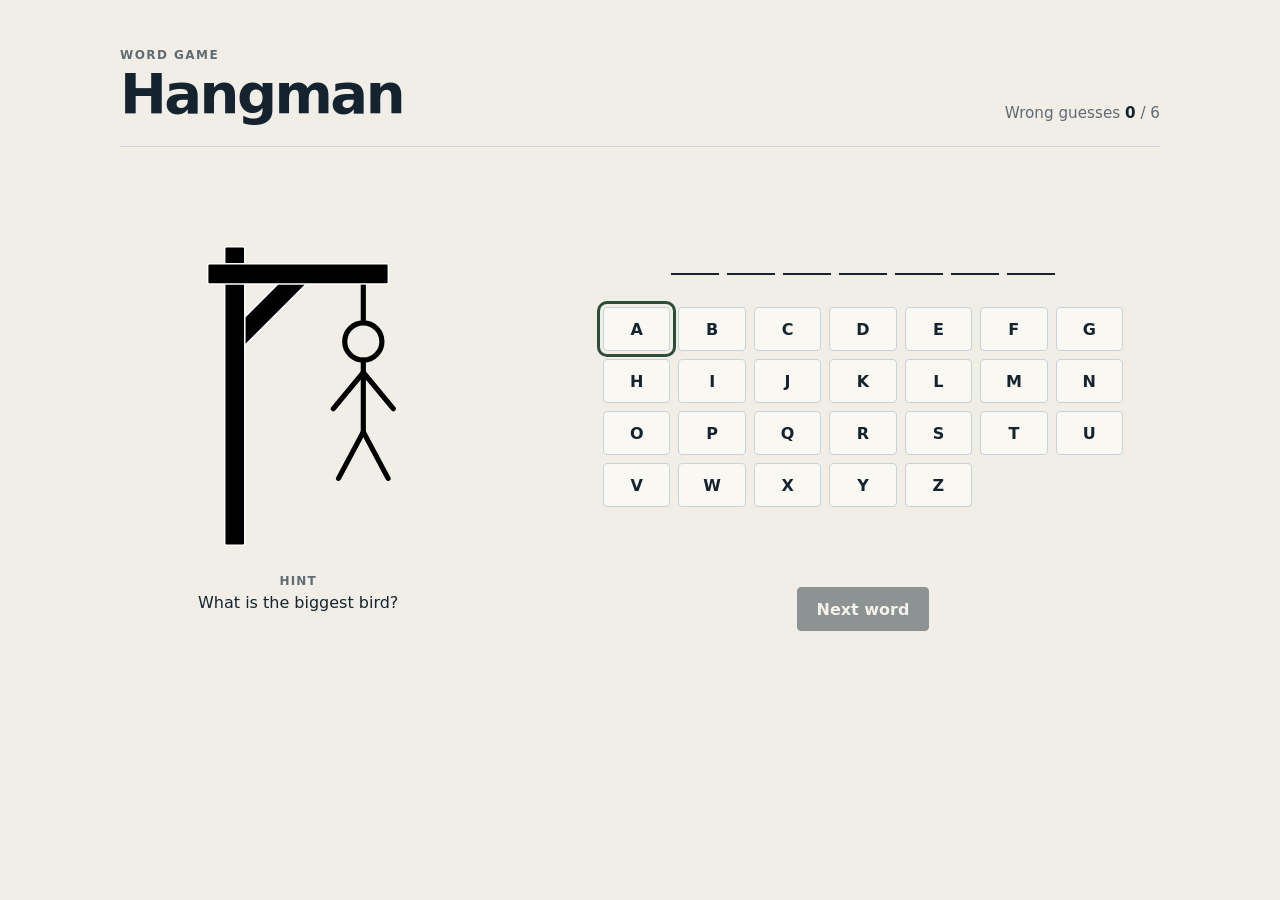
<file: hangman/index.html>
<!DOCTYPE html>
<html lang="en">
  <head>
    <meta charset="UTF-8">
    <meta name="viewport" content="width=device-width, initial-scale=1">
    <meta name="theme-color" content="#f5f4f0">
    <link rel="stylesheet" href="./style.css">
    <link rel="icon" type="image/png" href="./assets/hang-man.png">
    <title>Hangman | Word Game</title>
  </head>
  <body>
    <main class="game">
      <header class="game__header">
        <p class="game__eyebrow">Word game</p>
        <h1>Hangman</h1>
        <p class="game__attempts">Wrong guesses <span id="attempt-count">0</span> / 6</p>
      </header>

      <section class="game__play" aria-label="Hangman puzzle">
        <div class="game__illustration">
          <svg class="game__gallows" viewBox="0 0 353 581" fill="none" role="img" aria-label="Hangman gallows">
            <rect x="176.337" y="34.6662" width="39" height="199.598" transform="rotate(45 176.337 34.6662)" fill="black" stroke="#FFFEFE" stroke-width="3"/>
            <rect x="34.5" y="1.5" width="39" height="578" rx="3.5" fill="black" stroke="#FFFEFE" stroke-width="3"/>
            <rect x="351.5" y="34.5" width="39" height="350" rx="3.5" transform="rotate(90 351.5 34.5)" fill="black" stroke="#FFFEFE" stroke-width="3"/>
            <rect x="298" y="75" width="10" height="74" fill="black"/>
            <g id="figure" stroke="black" stroke-width="10" stroke-linecap="round">
              <circle data-part cx="303" cy="185" r="36" hidden/>
              <line data-part x1="303" y1="221" x2="303" y2="360" hidden/>
              <line data-part x1="303" y1="245" x2="245" y2="315" hidden/>
              <line data-part x1="303" y1="245" x2="361" y2="315" hidden/>
              <line data-part x1="303" y1="360" x2="255" y2="450" hidden/>
              <line data-part x1="303" y1="360" x2="351" y2="450" hidden/>
            </g>
          </svg>
          <p class="game__hint"><span>Hint</span><span id="hint"></span></p>
        </div>

        <div class="game__controls">
          <div class="game__word" id="word" role="group" aria-label="Hidden word"></div>
          <div class="game__keyboard" id="keyboard" aria-label="Choose a letter"></div>
          <p class="game__status" id="game-status" role="status" aria-live="polite"></p>
          <button class="game__next" id="next-word" type="button" disabled>Next word</button>
        </div>
      </section>
    </main>
    <script src="./index.js"></script>
  </body>
</html>
</file>
<file: hangman/style.css>
:root {
  color-scheme: light;
  --ink: oklch(25% 0.028 240);
  --paper: oklch(98% 0.008 90);
  --surface: oklch(95% 0.009 90);
  --muted: oklch(52% 0.018 240);
  --forest: oklch(39% 0.055 155);
  --wrong: oklch(38% 0.035 55);
  --line: oklch(86% 0.014 240);
}

* {
  box-sizing: border-box;
}

body {
  min-height: 100vh;
  margin: 0;
  padding: clamp(1rem, 4vw, 3rem);
  background: var(--surface);
  color: var(--ink);
  font-family: "Segoe UI", system-ui, sans-serif;
}

button {
  font: inherit;
}

button:focus-visible {
  outline: 3px solid var(--forest);
  outline-offset: 3px;
}

.game {
  width: min(100%, 1040px);
  margin: 0 auto;
}

.game__header {
  display: grid;
  grid-template-columns: 1fr auto;
  align-items: end;
  gap: 0.25rem 1rem;
  padding-bottom: 1.5rem;
  border-bottom: 1px solid var(--line);
}

.game__eyebrow {
  grid-column: 1 / -1;
  margin: 0;
  color: var(--muted);
  font-size: 0.75rem;
  font-weight: 700;
  letter-spacing: 0.12em;
  text-transform: uppercase;
}

.game__header h1 {
  margin: 0;
  font-size: clamp(2rem, 5vw, 3.5rem);
  font-weight: 650;
  letter-spacing: -0.045em;
  line-height: 1;
}

.game__attempts {
  margin: 0;
  color: var(--muted);
  font-size: 0.95rem;
}

.game__attempts span {
  color: var(--ink);
  font-variant-numeric: tabular-nums;
  font-weight: 700;
}

.game__play {
  display: grid;
  grid-template-columns: minmax(200px, 0.75fr) minmax(0, 1.25fr);
  gap: clamp(2rem, 7vw, 6rem);
  align-items: center;
  padding: clamp(2rem, 7vw, 5rem) 0;
}

.game__illustration {
  display: grid;
  justify-items: center;
  gap: 1.75rem;
}

.game__gallows {
  display: block;
  width: min(100%, 260px);
  height: 300px;
}

.game__hint {
  display: grid;
  gap: 0.35rem;
  width: 100%;
  max-width: 320px;
  margin: 0;
  color: var(--ink);
  text-align: center;
}

.game__hint span:first-child {
  color: var(--muted);
  font-size: 0.75rem;
  font-weight: 700;
  letter-spacing: 0.1em;
  text-transform: uppercase;
}

.game__controls {
  display: grid;
  justify-items: center;
  gap: 1.75rem;
  min-width: 0;
}

.game__word {
  display: flex;
  flex-wrap: wrap;
  justify-content: center;
  gap: 0.5rem;
  width: 100%;
  min-height: 3.25rem;
}

.game__letter {
  display: grid;
  width: clamp(2rem, 5vw, 3rem);
  height: 3rem;
  place-items: center;
  border-bottom: 2px solid var(--ink);
  font-size: clamp(1.4rem, 4vw, 2rem);
  font-weight: 650;
  text-transform: uppercase;
}

.game__keyboard {
  display: grid;
  grid-template-columns: repeat(7, minmax(2.5rem, 1fr));
  gap: 0.5rem;
  width: min(100%, 520px);
}

.game__key {
  min-height: 2.75rem;
  border: 1px solid var(--line);
  border-radius: 4px;
  background: var(--paper);
  color: var(--ink);
  cursor: pointer;
  font-weight: 600;
  text-transform: uppercase;
  transition: background-color 160ms ease-out, border-color 160ms ease-out,
    color 160ms ease-out, transform 160ms ease-out;
}

.game__key:not(:disabled):hover {
  transform: translateY(-2px);
  border-color: var(--ink);
}

.game__key.is-correct,
.game__key:disabled {
  background: var(--forest);
  border-color: var(--forest);
  color: var(--paper);
}

.game__key:disabled {
  cursor: default;
  opacity: 0.65;
}

.game__key.is-wrong,
.game__key:disabled.is-wrong {
  background: var(--wrong);
  border-color: var(--wrong);
}

.game__status {
  min-height: 1.5em;
  margin: 0;
  color: var(--forest);
  font-weight: 600;
  text-align: center;
}

.game__next {
  min-height: 2.75rem;
  padding: 0.65rem 1.15rem;
  border: 1px solid var(--ink);
  border-radius: 4px;
  background: var(--ink);
  color: var(--paper);
  cursor: pointer;
  font-weight: 600;
  transition: background-color 160ms ease-out, color 160ms ease-out;
}

.game__next:hover:not(:disabled) {
  background: var(--forest);
  border-color: var(--forest);
}

.game__next:disabled {
  cursor: not-allowed;
  opacity: 0.45;
}

@media (max-width: 680px) {
  body {
    padding: 1rem;
  }

  .game__play {
    grid-template-columns: 1fr;
    gap: 2rem;
  }

  .game__illustration {
    gap: 1rem;
  }

  .game__gallows {
    height: 210px;
  }

  .game__keyboard {
    grid-template-columns: repeat(7, minmax(2rem, 1fr));
    gap: 0.35rem;
  }

  .game__key {
    min-height: 2.5rem;
  }
}

@media (max-width: 390px) {
  .game__header {
    grid-template-columns: 1fr;
    align-items: start;
  }

  .game__attempts {
    margin-top: 0.5rem;
  }

  .game__keyboard {
    grid-template-columns: repeat(6, minmax(2rem, 1fr));
  }
}

@media (prefers-reduced-motion: reduce) {
  *,
  *::before,
  *::after {
    scroll-behavior: auto !important;
    animation-duration: 0.01ms !important;
    transition-duration: 0.01ms !important;
  }
}
</file>
